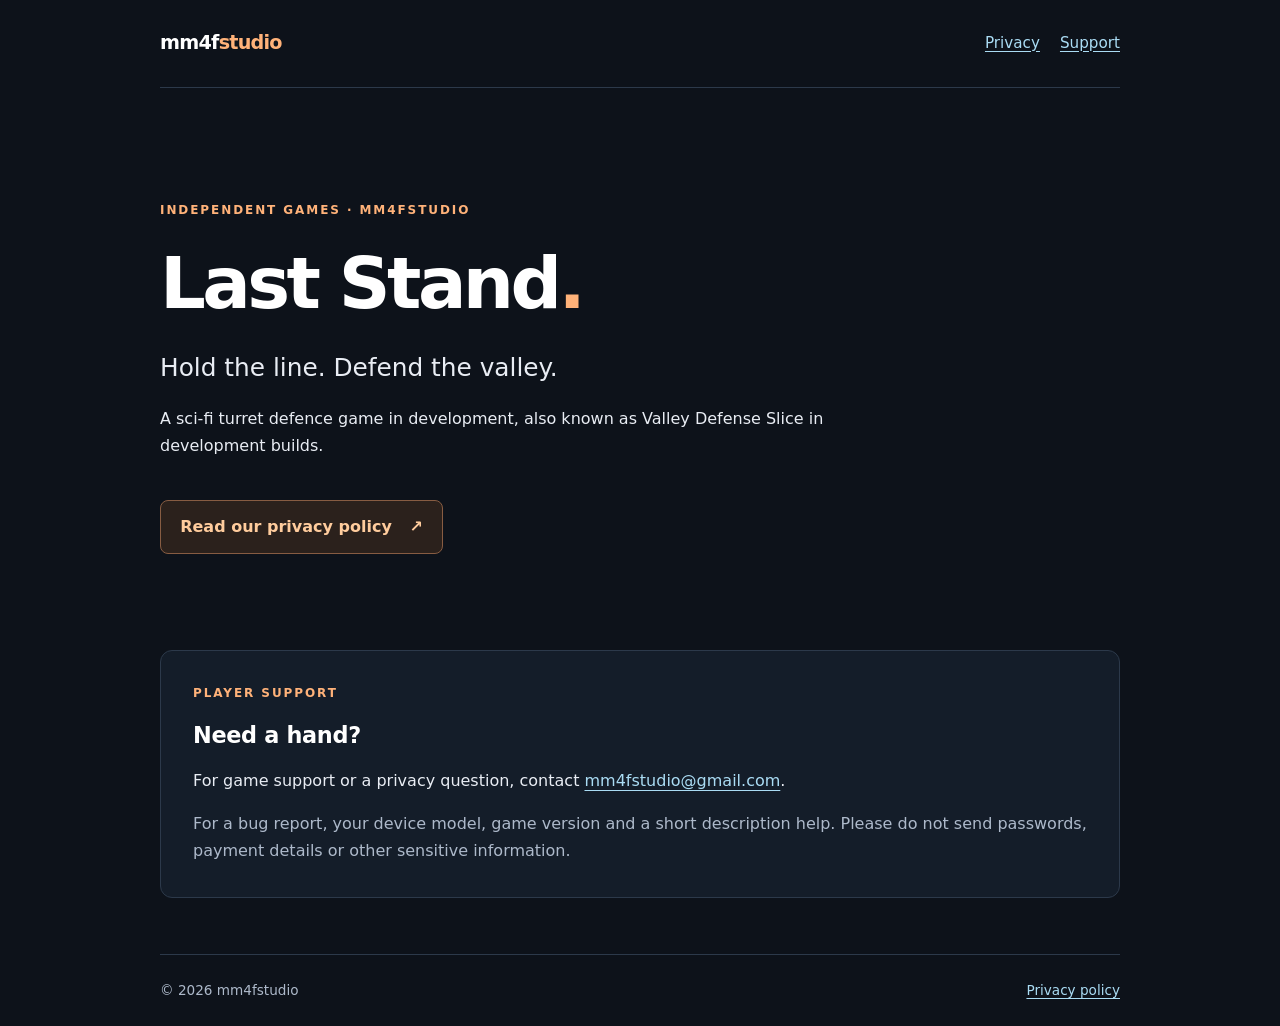
<file: index.html>
<!doctype html>
<html lang="en">
<head>
  <meta charset="utf-8">
  <meta name="viewport" content="width=device-width, initial-scale=1">
  <meta name="description" content="Official privacy information and player support for Last Stand by mm4fstudio.">
  <meta name="referrer" content="no-referrer">
  <title>mm4fstudio — Last Stand</title>
  <link rel="stylesheet" href="/styles.css">
</head>
<body>
  <a class="skip-link" href="#main">Skip to content</a>
  <header class="site-header wrap">
    <a class="brand" href="/" aria-label="mm4fstudio home">mm4f<span>studio</span></a>
    <nav aria-label="Main navigation"><a href="/privacy/">Privacy</a><a href="#support">Support</a></nav>
  </header>
  <main id="main" class="wrap">
    <section class="hero" aria-labelledby="game-title">
      <p class="eyebrow">Independent games · mm4fstudio</p>
      <h1 id="game-title">Last Stand<span class="accent">.</span></h1>
      <p class="lead">Hold the line. Defend the valley.</p>
      <p>A sci-fi turret defence game in development, also known as <em>Valley Defense Slice</em> in development builds.</p>
      <a class="button" href="/privacy/">Read our privacy policy <span aria-hidden="true">↗</span></a>
    </section>
    <section id="support" class="panel" aria-labelledby="support-title">
      <p class="eyebrow">Player support</p>
      <h2 id="support-title">Need a hand?</h2>
      <p>For game support or a privacy question, contact <a href="mailto:mm4fstudio@gmail.com">mm4fstudio@gmail.com</a>.</p>
      <p class="muted">For a bug report, your device model, game version and a short description help. Please do not send passwords, payment details or other sensitive information.</p>
    </section>
  </main>
  <footer class="wrap site-footer"><span>© 2026 mm4fstudio</span><a href="/privacy/">Privacy policy</a></footer>
</body>
</html>
</file>
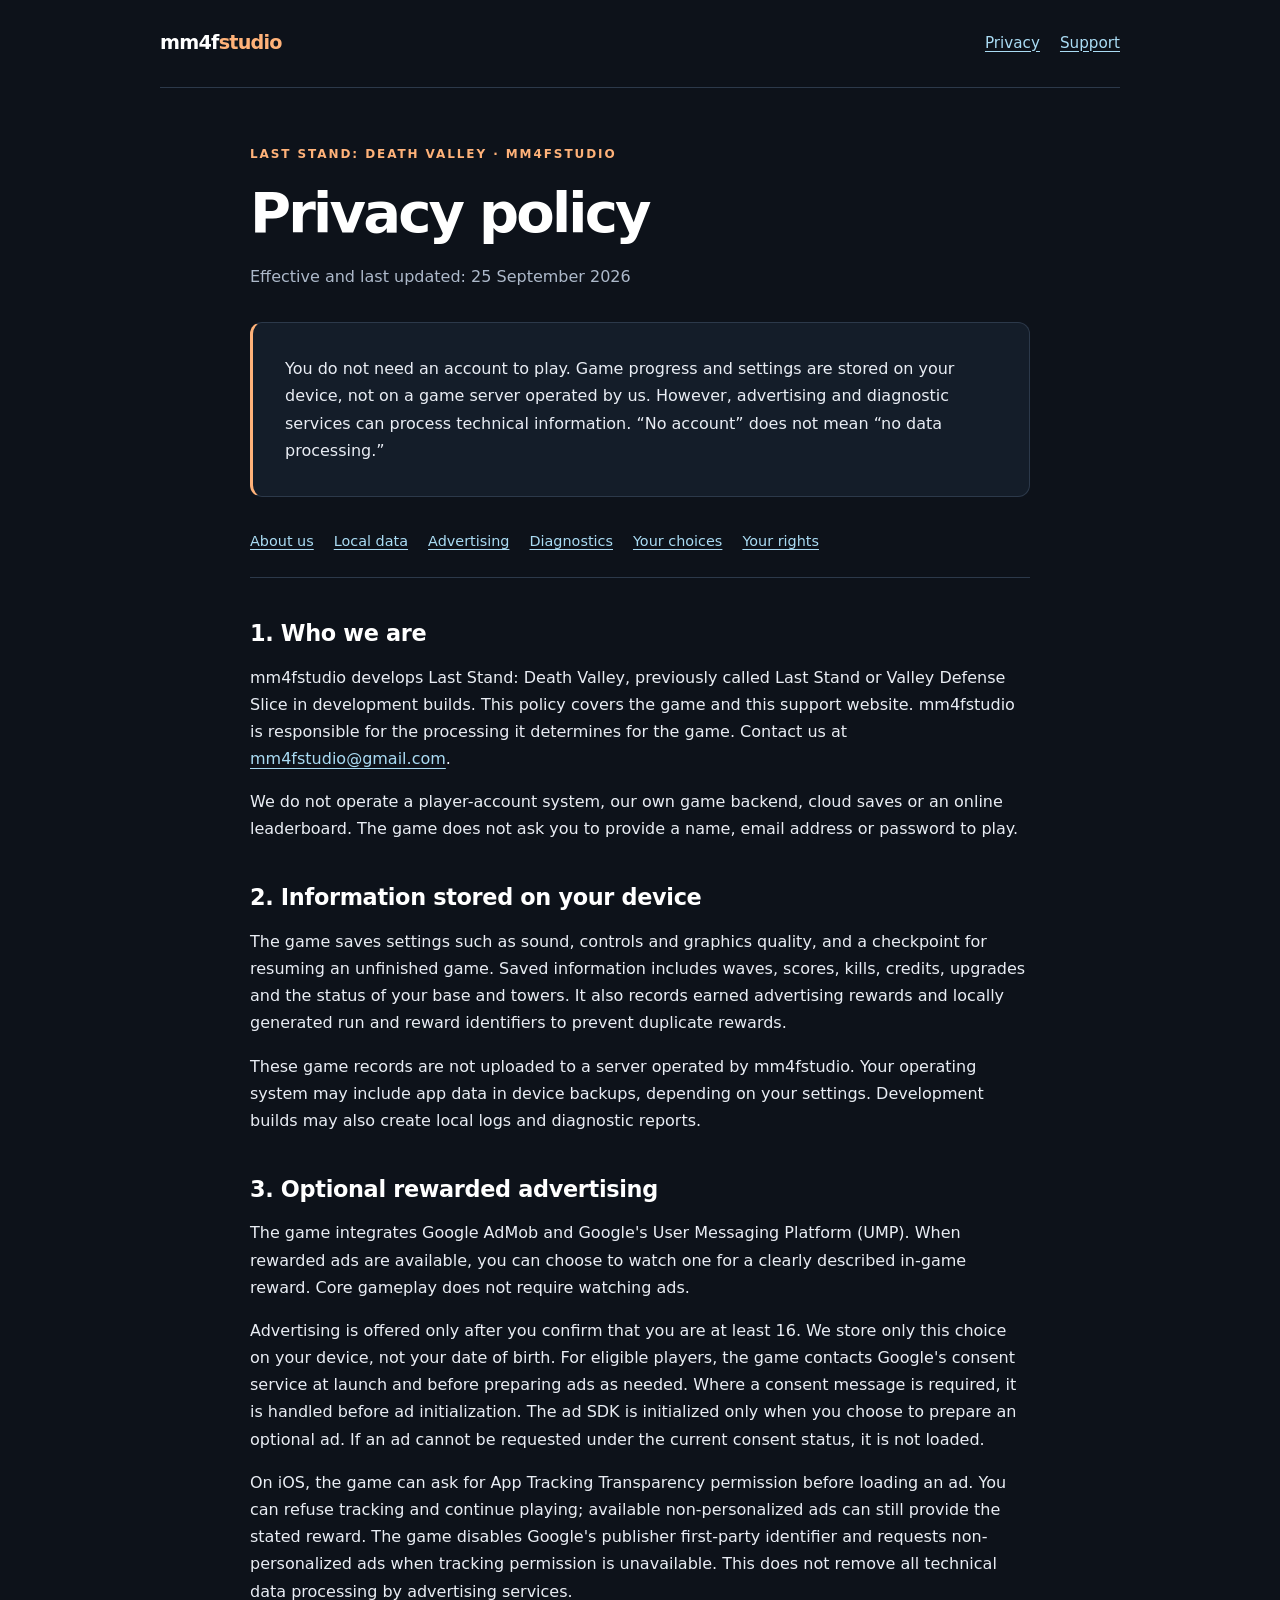
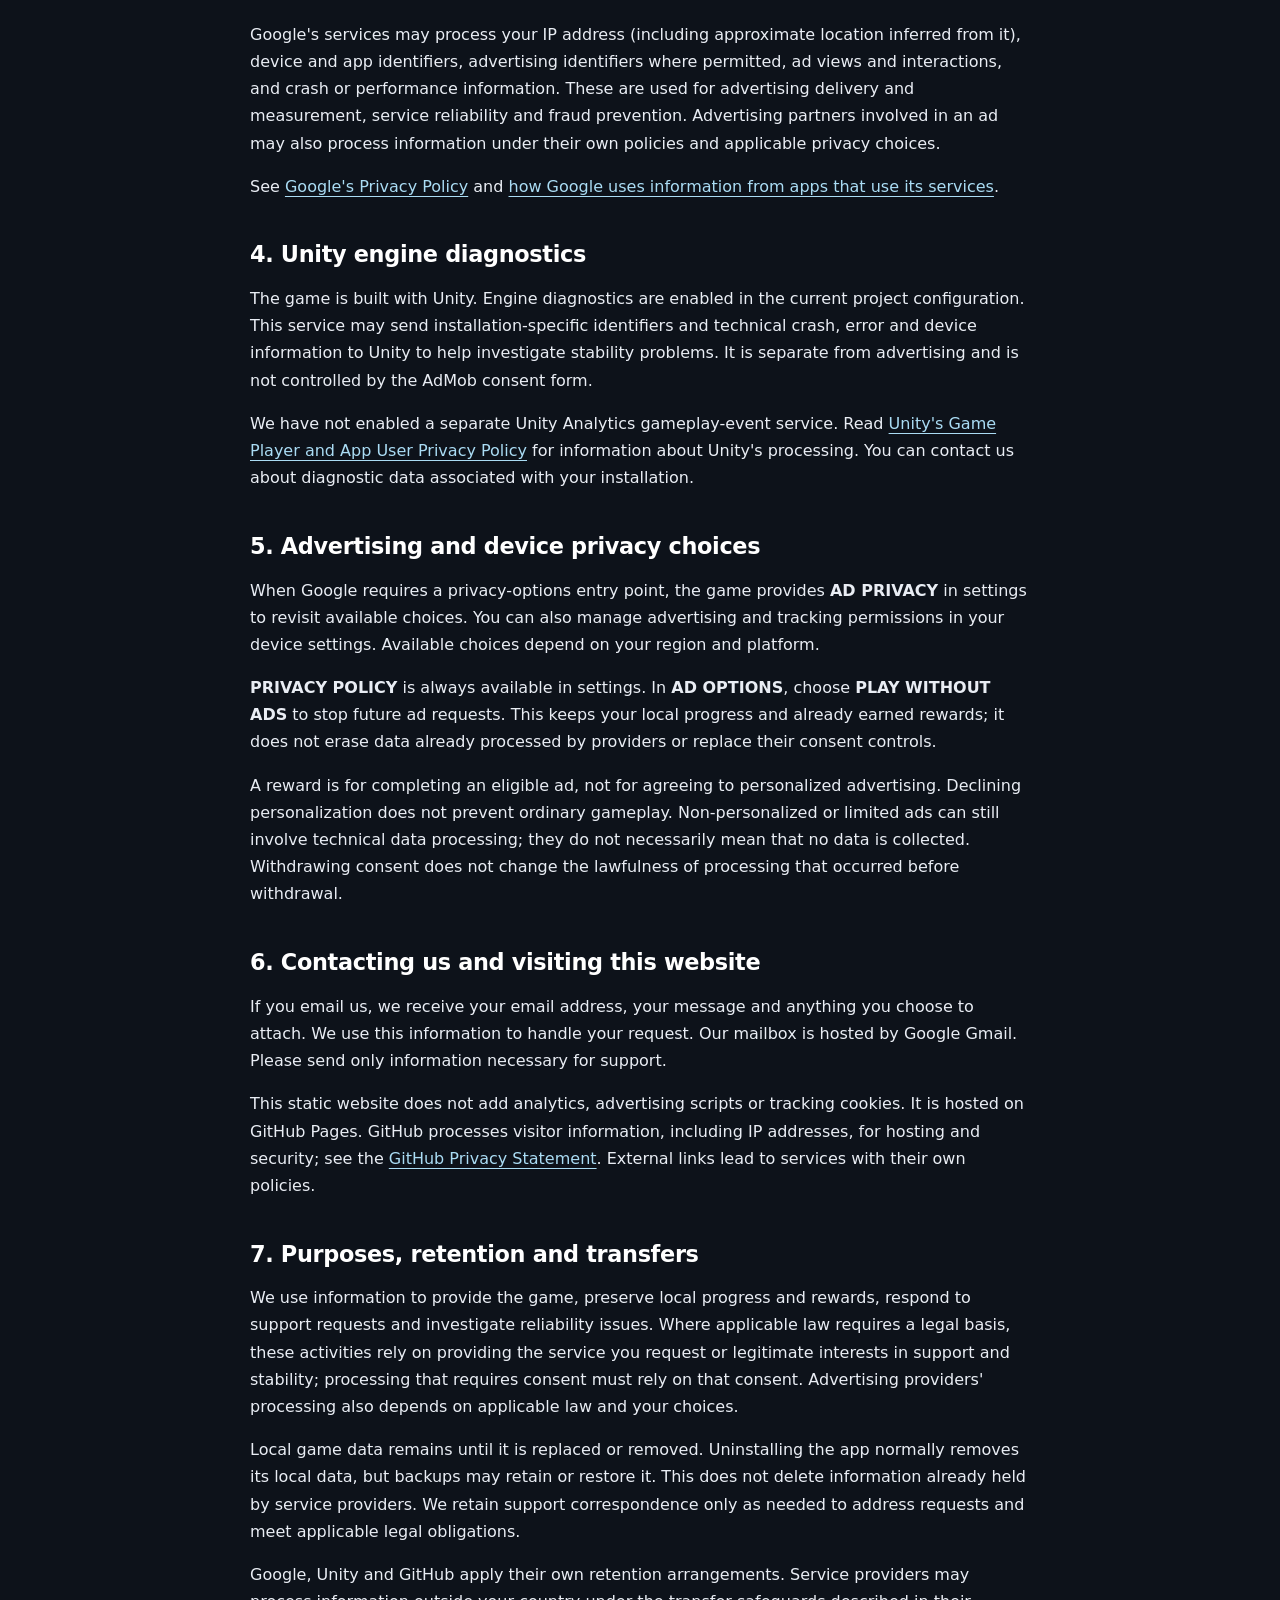
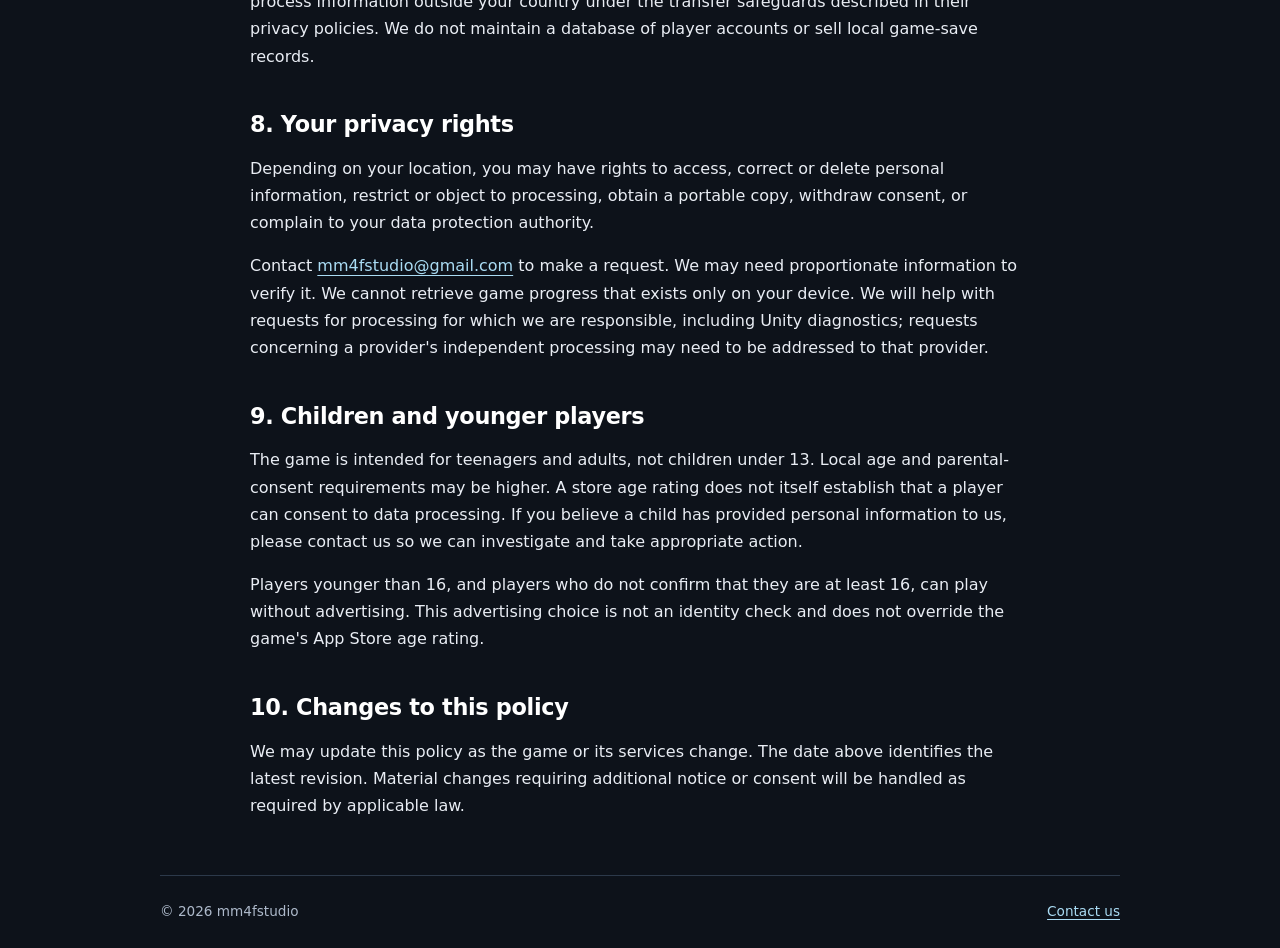
<file: privacy/index.html>
<!doctype html>
<html lang="en">
<head>
  <meta charset="utf-8">
  <meta name="viewport" content="width=device-width, initial-scale=1">
  <meta name="description" content="How Last Stand by mm4fstudio handles local game data, optional rewarded advertising, diagnostics and privacy choices.">
  <meta name="referrer" content="no-referrer">
  <title>Privacy Policy — Last Stand: Death Valley · mm4fstudio</title>
  <link rel="stylesheet" href="/styles.css">
</head>
<body>
  <a class="skip-link" href="#main">Skip to content</a>
  <header class="site-header wrap">
    <a class="brand" href="/" aria-label="mm4fstudio home">mm4f<span>studio</span></a>
    <nav aria-label="Main navigation"><a href="/privacy/" aria-current="page">Privacy</a><a href="/#support">Support</a></nav>
  </header>
  <main id="main" class="wrap policy">
    <p class="eyebrow">Last Stand: Death Valley · mm4fstudio</p>
    <h1>Privacy policy</h1>
    <p class="muted">Effective and last updated: <time datetime="2026-09-25">25 September 2026</time></p>
    <div class="summary panel">
      <p>You do not need an account to play. Game progress and settings are stored on your device, not on a game server operated by us. However, advertising and diagnostic services can process technical information. “No account” does not mean “no data processing.”</p>
    </div>
    <nav class="contents" aria-label="Policy contents">
      <a href="#about">About us</a><a href="#local">Local data</a><a href="#advertising">Advertising</a><a href="#diagnostics">Diagnostics</a><a href="#choices">Your choices</a><a href="#rights">Your rights</a>
    </nav>

    <section id="about">
      <h2>1. Who we are</h2>
      <p>mm4fstudio develops Last Stand: Death Valley, previously called Last Stand or Valley Defense Slice in development builds. This policy covers the game and this support website. mm4fstudio is responsible for the processing it determines for the game. Contact us at <a href="mailto:mm4fstudio@gmail.com">mm4fstudio@gmail.com</a>.</p>
      <p>We do not operate a player-account system, our own game backend, cloud saves or an online leaderboard. The game does not ask you to provide a name, email address or password to play.</p>
    </section>
    <section id="local">
      <h2>2. Information stored on your device</h2>
      <p>The game saves settings such as sound, controls and graphics quality, and a checkpoint for resuming an unfinished game. Saved information includes waves, scores, kills, credits, upgrades and the status of your base and towers. It also records earned advertising rewards and locally generated run and reward identifiers to prevent duplicate rewards.</p>
      <p>These game records are not uploaded to a server operated by mm4fstudio. Your operating system may include app data in device backups, depending on your settings. Development builds may also create local logs and diagnostic reports.</p>
    </section>
    <section id="advertising">
      <h2>3. Optional rewarded advertising</h2>
      <p>The game integrates Google AdMob and Google's User Messaging Platform (UMP). When rewarded ads are available, you can choose to watch one for a clearly described in-game reward. Core gameplay does not require watching ads.</p>
      <p>Advertising is offered only after you confirm that you are at least 16. We store only this choice on your device, not your date of birth. For eligible players, the game contacts Google's consent service at launch and before preparing ads as needed. Where a consent message is required, it is handled before ad initialization. The ad SDK is initialized only when you choose to prepare an optional ad. If an ad cannot be requested under the current consent status, it is not loaded.</p>
      <p>On iOS, the game can ask for App Tracking Transparency permission before loading an ad. You can refuse tracking and continue playing; available non-personalized ads can still provide the stated reward. The game disables Google's publisher first-party identifier and requests non-personalized ads when tracking permission is unavailable. This does not remove all technical data processing by advertising services.</p>
      <p>Google's services may process your IP address (including approximate location inferred from it), device and app identifiers, advertising identifiers where permitted, ad views and interactions, and crash or performance information. These are used for advertising delivery and measurement, service reliability and fraud prevention. Advertising partners involved in an ad may also process information under their own policies and applicable privacy choices.</p>
      <p>See <a href="https://policies.google.com/privacy">Google's Privacy Policy</a> and <a href="https://policies.google.com/technologies/partner-sites">how Google uses information from apps that use its services</a>.</p>
    </section>
    <section id="diagnostics">
      <h2>4. Unity engine diagnostics</h2>
      <p>The game is built with Unity. Engine diagnostics are enabled in the current project configuration. This service may send installation-specific identifiers and technical crash, error and device information to Unity to help investigate stability problems. It is separate from advertising and is not controlled by the AdMob consent form.</p>
      <p>We have not enabled a separate Unity Analytics gameplay-event service. Read <a href="https://unity.com/legal/game-player-and-app-user-privacy-policy">Unity's Game Player and App User Privacy Policy</a> for information about Unity's processing. You can contact us about diagnostic data associated with your installation.</p>
    </section>
    <section id="choices">
      <h2>5. Advertising and device privacy choices</h2>
      <p>When Google requires a privacy-options entry point, the game provides <strong>AD PRIVACY</strong> in settings to revisit available choices. You can also manage advertising and tracking permissions in your device settings. Available choices depend on your region and platform.</p>
      <p><strong>PRIVACY POLICY</strong> is always available in settings. In <strong>AD OPTIONS</strong>, choose <strong>PLAY WITHOUT ADS</strong> to stop future ad requests. This keeps your local progress and already earned rewards; it does not erase data already processed by providers or replace their consent controls.</p>
      <p>A reward is for completing an eligible ad, not for agreeing to personalized advertising. Declining personalization does not prevent ordinary gameplay. Non-personalized or limited ads can still involve technical data processing; they do not necessarily mean that no data is collected. Withdrawing consent does not change the lawfulness of processing that occurred before withdrawal.</p>
    </section>
    <section id="support">
      <h2>6. Contacting us and visiting this website</h2>
      <p>If you email us, we receive your email address, your message and anything you choose to attach. We use this information to handle your request. Our mailbox is hosted by Google Gmail. Please send only information necessary for support.</p>
      <p>This static website does not add analytics, advertising scripts or tracking cookies. It is hosted on GitHub Pages. GitHub processes visitor information, including IP addresses, for hosting and security; see the <a href="https://docs.github.com/en/site-policy/privacy-policies/github-general-privacy-statement">GitHub Privacy Statement</a>. External links lead to services with their own policies.</p>
    </section>
    <section id="retention">
      <h2>7. Purposes, retention and transfers</h2>
      <p>We use information to provide the game, preserve local progress and rewards, respond to support requests and investigate reliability issues. Where applicable law requires a legal basis, these activities rely on providing the service you request or legitimate interests in support and stability; processing that requires consent must rely on that consent. Advertising providers' processing also depends on applicable law and your choices.</p>
      <p>Local game data remains until it is replaced or removed. Uninstalling the app normally removes its local data, but backups may retain or restore it. This does not delete information already held by service providers. We retain support correspondence only as needed to address requests and meet applicable legal obligations.</p>
      <p>Google, Unity and GitHub apply their own retention arrangements. Service providers may process information outside your country under the transfer safeguards described in their privacy policies. We do not maintain a database of player accounts or sell local game-save records.</p>
    </section>
    <section id="rights">
      <h2>8. Your privacy rights</h2>
      <p>Depending on your location, you may have rights to access, correct or delete personal information, restrict or object to processing, obtain a portable copy, withdraw consent, or complain to your data protection authority.</p>
      <p>Contact <a href="mailto:mm4fstudio@gmail.com">mm4fstudio@gmail.com</a> to make a request. We may need proportionate information to verify it. We cannot retrieve game progress that exists only on your device. We will help with requests for processing for which we are responsible, including Unity diagnostics; requests concerning a provider's independent processing may need to be addressed to that provider.</p>
    </section>
    <section id="children">
      <h2>9. Children and younger players</h2>
      <p>The game is intended for teenagers and adults, not children under 13. Local age and parental-consent requirements may be higher. A store age rating does not itself establish that a player can consent to data processing. If you believe a child has provided personal information to us, please contact us so we can investigate and take appropriate action.</p>
      <p>Players younger than 16, and players who do not confirm that they are at least 16, can play without advertising. This advertising choice is not an identity check and does not override the game's App Store age rating.</p>
    </section>
    <section id="changes">
      <h2>10. Changes to this policy</h2>
      <p>We may update this policy as the game or its services change. The date above identifies the latest revision. Material changes requiring additional notice or consent will be handled as required by applicable law.</p>
    </section>
  </main>
  <footer class="wrap site-footer"><span>© 2026 mm4fstudio</span><a href="mailto:mm4fstudio@gmail.com">Contact us</a></footer>
</body>
</html>
</file>
<file: styles.css>
:root {
  color-scheme: dark;
  font-family: system-ui, -apple-system, BlinkMacSystemFont, "Segoe UI", sans-serif;
  color: #e9edf4;
  background: #0d121a;
  line-height: 1.7;
  font-synthesis: none;
  --muted: #adb9ca;
  --accent: #ffb279;
  --line: #2c394a;
}
* { box-sizing: border-box; }
body { margin: 0; }
a { color: #aadcf4; text-underline-offset: .22em; }
a:hover { color: #fff; }
a:focus-visible { outline: 3px solid var(--accent); outline-offset: 5px; border-radius: 2px; }
.wrap { width: min(100% - 2.5rem, 960px); margin-inline: auto; }
.site-header { display: flex; align-items: center; justify-content: space-between; gap: 1rem; padding-block: 1.7rem; border-bottom: 1px solid var(--line); }
.brand { font-size: 1.2rem; font-weight: 800; letter-spacing: -.04em; color: #fff; text-decoration: none; }
.brand span { color: var(--accent); }
nav { display: flex; flex-wrap: wrap; gap: 1.25rem; }
.site-header nav a { font-size: .95rem; }
.hero { padding-block: clamp(3rem, 8vw, 6rem); max-width: 680px; }
.eyebrow { text-transform: uppercase; letter-spacing: .16em; font-size: .75rem; color: var(--accent); font-weight: 700; }
h1, h2 { color: #fff; line-height: 1.16; text-wrap: balance; }
h1 { font-size: clamp(2.5rem, 7vw, 4.5rem); letter-spacing: -.05em; margin: .3em 0; }
h2 { font-size: 1.4rem; letter-spacing: -.015em; }
p { margin-block: 1rem; }
.accent { color: var(--accent); }
.lead { font-size: clamp(1.2rem, 3vw, 1.55rem); }
.muted { color: var(--muted); }
.button { display: inline-block; margin-top: 1.5rem; border: 1px solid #875c42; background: #2b211c; padding: .8rem 1.2rem; border-radius: .5rem; color: #ffcc9d; text-decoration: none; font-weight: 650; }
.button span { margin-left: .75rem; }
.panel { background: #141d29; border: 1px solid var(--line); border-radius: .75rem; padding: clamp(1.15rem, 3vw, 2rem); }
.panel > :first-child { margin-top: 0; }
.panel > :last-child { margin-bottom: 0; }
.site-footer { display: flex; flex-wrap: wrap; justify-content: space-between; gap: 1rem; margin-top: 3.5rem; padding-block: 1.5rem; border-top: 1px solid var(--line); color: var(--muted); font-size: .85rem; }
.policy { max-width: 780px; padding-top: 2.5rem; overflow-wrap: anywhere; }
.policy h1 { font-size: clamp(2.5rem, 6vw, 3.5rem); }
.policy section { margin-top: 2.6rem; scroll-margin-top: 1.5rem; }
.policy h2 { margin-bottom: 1.1rem; }
.summary { margin-block: 2rem; border-left: 3px solid var(--accent); }
.contents { gap: .6rem 1.25rem; padding-bottom: 1.5rem; border-bottom: 1px solid var(--line); font-size: .9rem; }
.skip-link { position: absolute; top: -5rem; left: 1rem; padding: .5rem 1rem; background: #0d121a; z-index: 2; }
.skip-link:focus { top: .5rem; }
@media (max-width: 420px) {
  .site-header { align-items: flex-start; flex-direction: column; }
  .wrap { width: calc(100% - 2rem); }
}
@media print {
  :root { color-scheme: light; background: #fff; color: #222; }
  h1, h2, a, .muted, .eyebrow { color: #222; }
  .site-header, .contents, .site-footer, .skip-link { display: none; }
  .wrap { width: 100%; max-width: none; }
  .panel { background: none; border-color: #999; }
  .policy { padding-top: 0; }
  h2 { break-after: avoid; }
}
</file>
